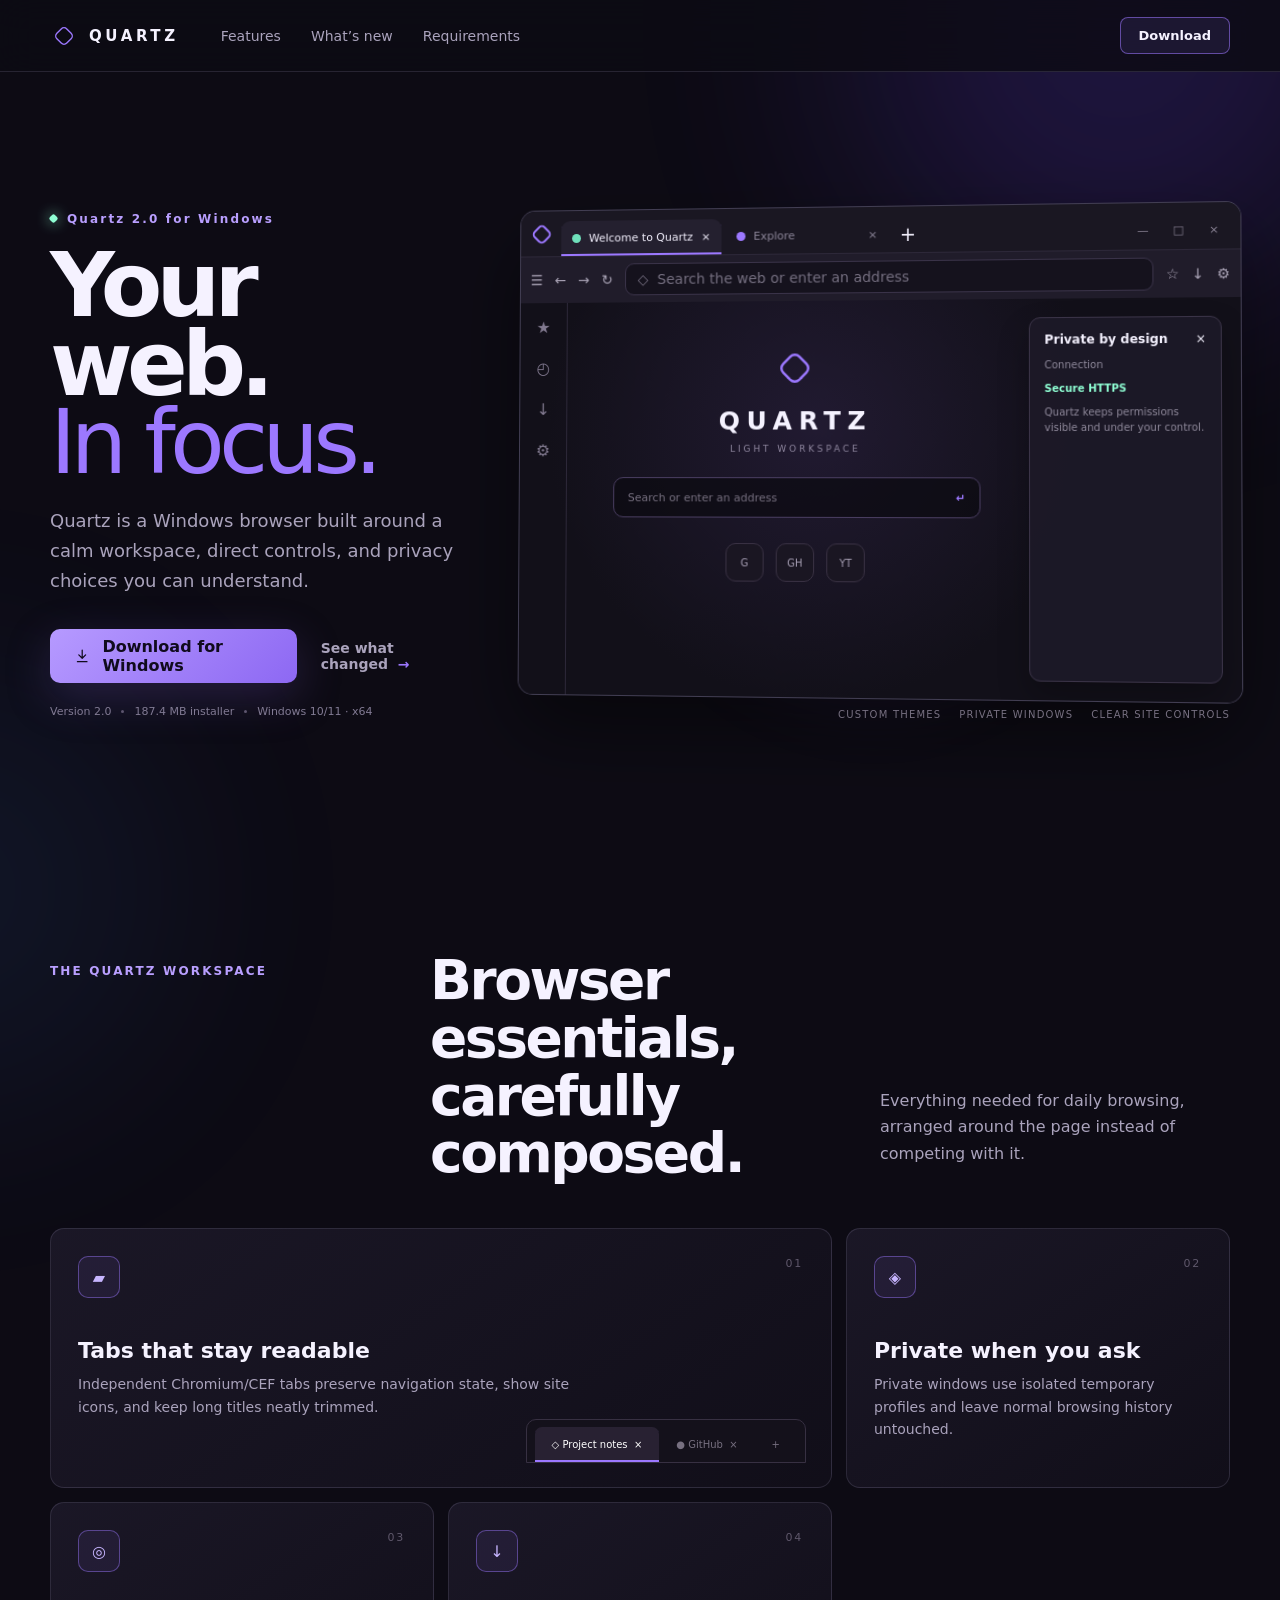
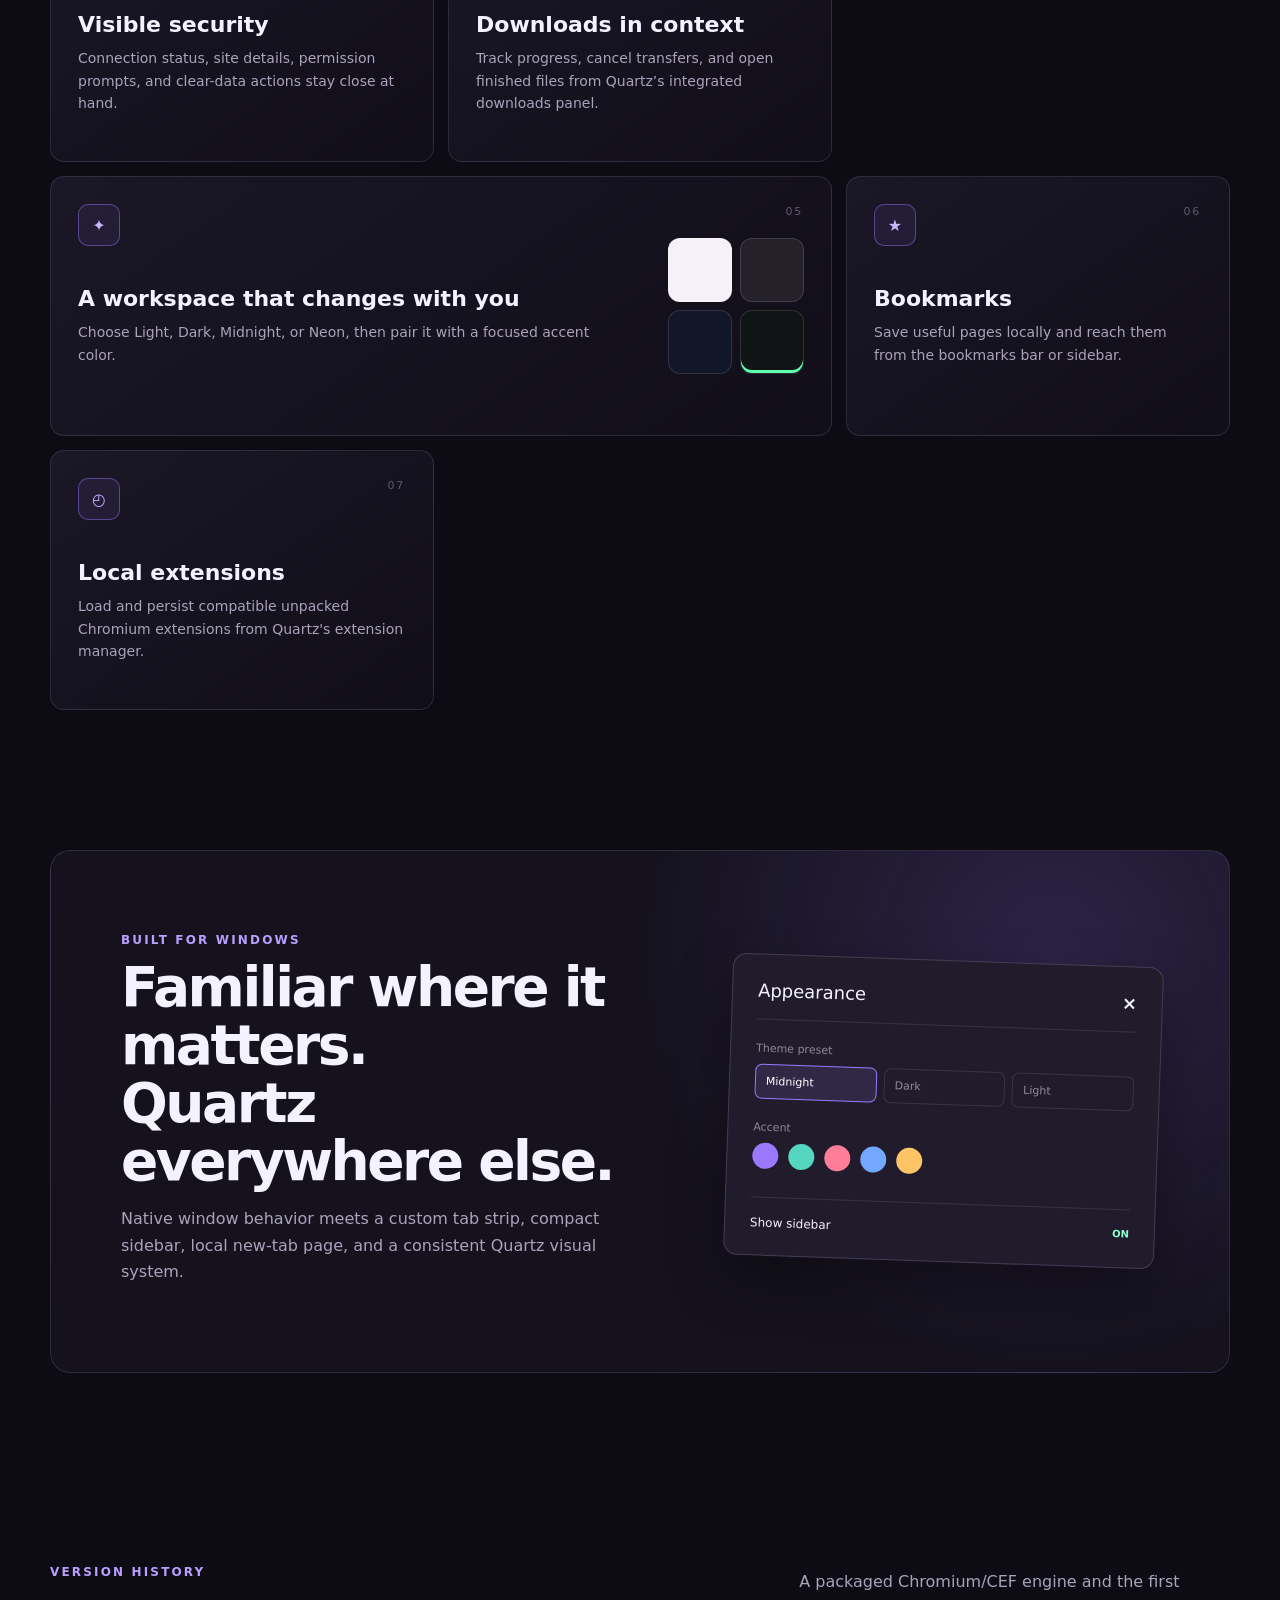
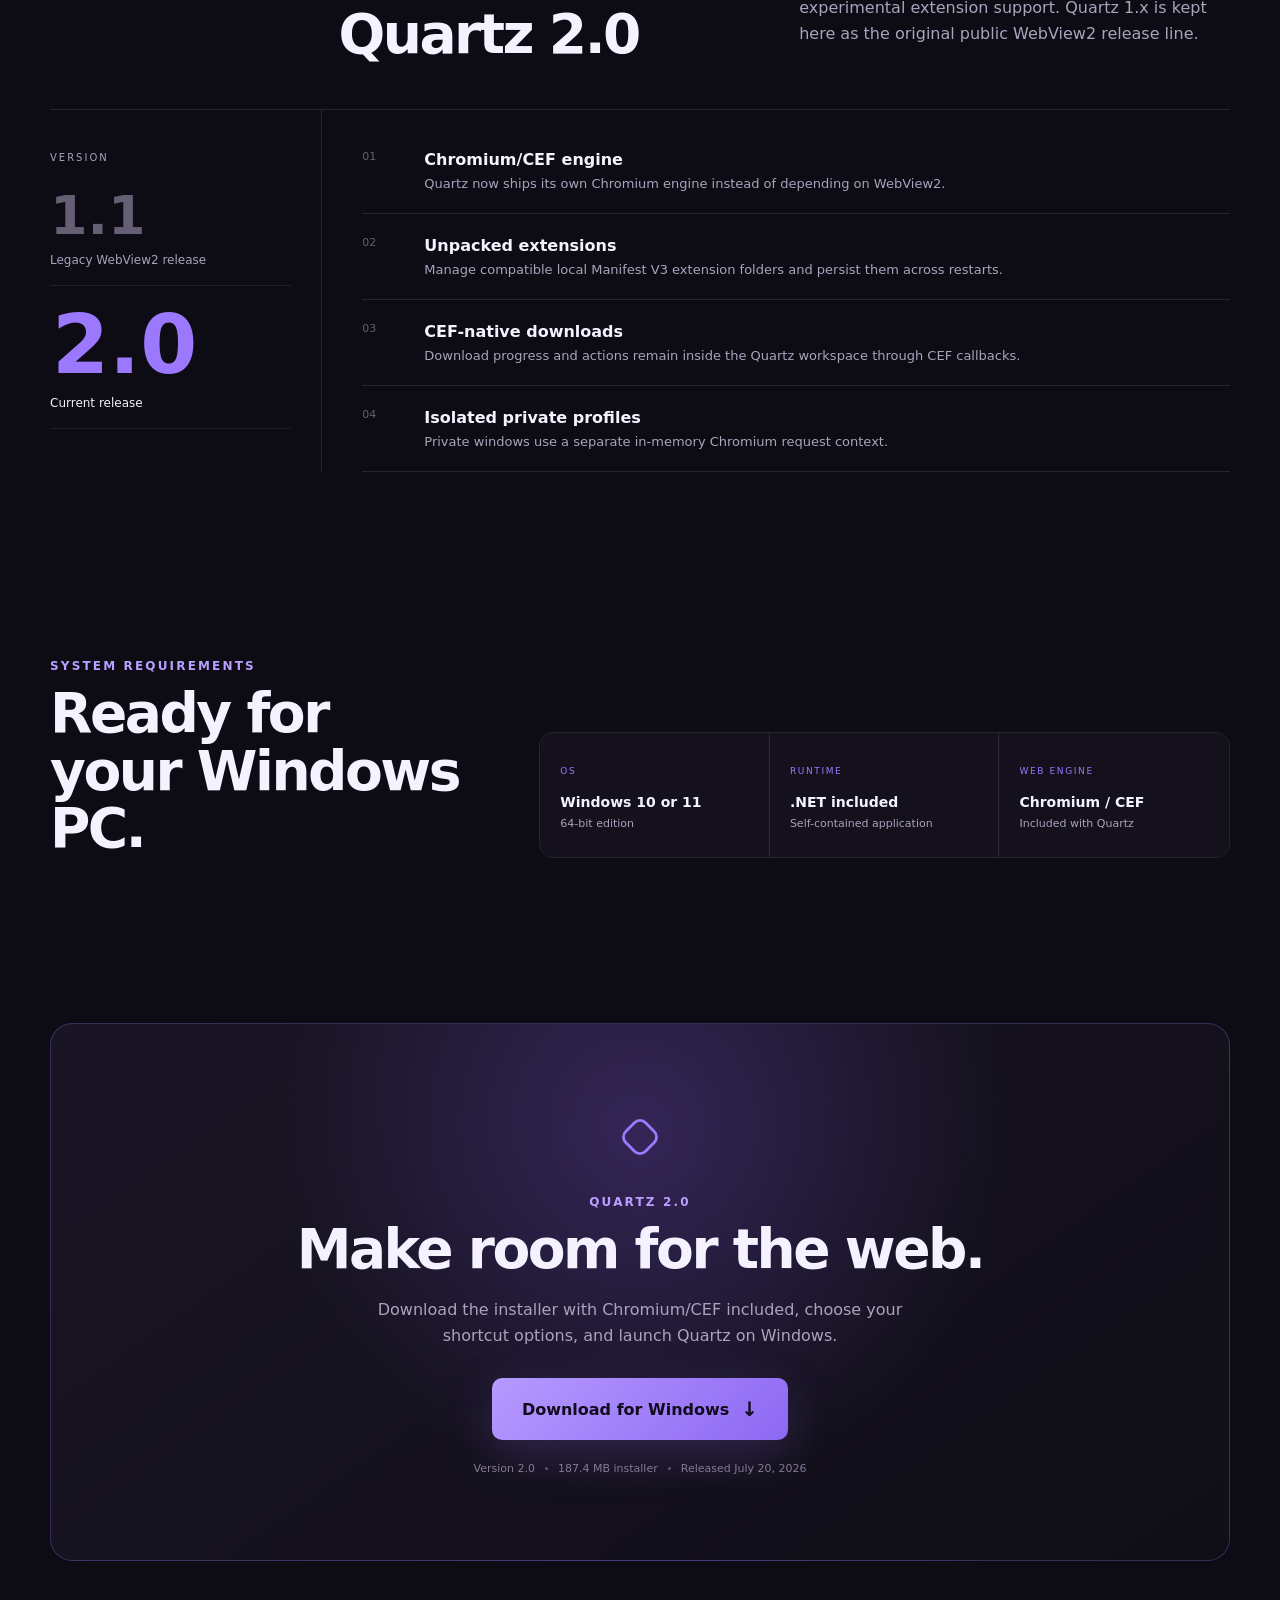
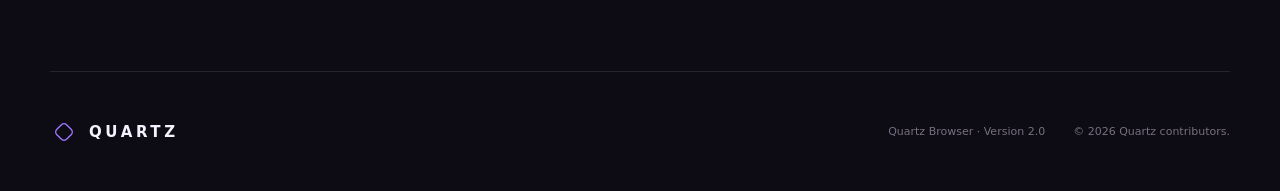
<file: index.html>
<!doctype html>
<html lang="en">
<head>
  <meta charset="utf-8">
  <meta name="viewport" content="width=device-width, initial-scale=1">
  <meta name="theme-color" content="#0d0b14">
  <meta name="description" content="Download Quartz, a focused Windows browser with tabs, privacy tools, themes, and a clean custom workspace.">
  <title>Quartz Browser — A clearer Windows workspace</title>
  <link rel="stylesheet" href="styles.css">
</head>
<body>
  <div class="ambient ambient-one" aria-hidden="true"></div>
  <div class="ambient ambient-two" aria-hidden="true"></div>

  <header class="site-header">
    <a class="brand" href="#top" aria-label="Quartz home">
      <svg class="brand-mark" viewBox="0 0 64 64" aria-hidden="true">
        <rect x="16" y="16" width="32" height="32" rx="9" transform="rotate(45 32 32)"></rect>
      </svg>
      <span>QUARTZ</span>
    </a>
    <nav aria-label="Main navigation">
      <a href="#features">Features</a>
      <a href="#updates">What’s new</a>
      <a href="#requirements">Requirements</a>
    </nav>
    <a class="header-download" href="https://github.com/never-wet/quartz/tags">Download</a>
  </header>

  <main id="top">
    <section class="hero section-shell">
      <div class="hero-copy">
        <div class="eyebrow"><span></span> Quartz 2.0 for Windows</div>
        <h1>Your web.<br><em>In focus.</em></h1>
        <p class="hero-lede">Quartz is a Windows browser built around a calm workspace, direct controls, and privacy choices you can understand.</p>
        <div class="hero-actions">
          <a class="primary-button" href="https://github.com/never-wet/quartz/tags">
            <svg viewBox="0 0 24 24" aria-hidden="true"><path d="M12 3v12m0 0 5-5m-5 5-5-5M5 20h14"></path></svg>
            Download for Windows
          </a>
          <a class="text-link" href="#updates">See what changed <span>→</span></a>
        </div>
        <div class="release-meta">
          <span>Version 2.0</span><i></i><span class="installer-size">187.4 MB installer</span><i></i><span>Windows 10/11 · x64</span>
        </div>
      </div>

      <div class="browser-stage" aria-label="Preview of the Quartz browser interface">
        <div class="stage-glow"></div>
        <div class="browser-window">
          <div class="browser-tabs">
            <div class="mini-logo"></div>
            <div class="tab active"><span class="site-dot"></span><b>Welcome to Quartz</b><span>×</span></div>
            <div class="tab"><span class="site-dot violet"></span><b>Explore</b><span>×</span></div>
            <button aria-label="New tab">+</button>
            <div class="window-space"></div>
            <span class="window-button">—</span><span class="window-button">□</span><span class="window-button">×</span>
          </div>
          <div class="browser-toolbar">
            <span>☰</span><span>←</span><span>→</span><span>↻</span>
            <div class="address"><span>◇</span><span>Search the web or enter an address</span></div>
            <span>☆</span><span>↓</span><span>⚙</span>
          </div>
          <div class="browser-content">
            <aside><span>★</span><span>◴</span><span>↓</span><span>⚙</span></aside>
            <div class="new-tab">
              <svg viewBox="0 0 64 64" aria-hidden="true"><rect x="16" y="16" width="32" height="32" rx="9" transform="rotate(45 32 32)"></rect></svg>
              <div class="quartz-word">QUARTZ</div>
              <p>LIGHT WORKSPACE</p>
              <div class="page-search"><span>Search or enter an address</span><b>↵</b></div>
              <div class="quick-links"><span>G</span><span>GH</span><span>YT</span></div>
            </div>
            <div class="side-card">
              <div class="side-card-header"><b>Private by design</b><span>×</span></div>
              <p>Connection</p><strong>Secure HTTPS</strong>
              <p>Quartz keeps permissions visible and under your control.</p>
            </div>
          </div>
        </div>
        <div class="stage-caption"><span>Custom themes</span><span>Private windows</span><span>Clear site controls</span></div>
      </div>
    </section>

    <section id="features" class="features section-shell">
      <div class="section-heading">
        <p class="kicker">THE QUARTZ WORKSPACE</p>
        <h2>Browser essentials,<br>carefully composed.</h2>
        <p>Everything needed for daily browsing, arranged around the page instead of competing with it.</p>
      </div>
      <div class="feature-grid">
        <article class="feature-card feature-wide">
          <div class="feature-icon">▰</div><span class="feature-number">01</span>
          <h3>Tabs that stay readable</h3><p>Independent Chromium/CEF tabs preserve navigation state, show site icons, and keep long titles neatly trimmed.</p>
          <div class="tab-demo"><span class="selected">◇ Project notes&nbsp;&nbsp;×</span><span>● GitHub&nbsp;&nbsp;×</span><span>+</span></div>
        </article>
        <article class="feature-card"><div class="feature-icon">◈</div><span class="feature-number">02</span><h3>Private when you ask</h3><p>Private windows use isolated temporary profiles and leave normal browsing history untouched.</p></article>
        <article class="feature-card"><div class="feature-icon">◎</div><span class="feature-number">03</span><h3>Visible security</h3><p>Connection status, site details, permission prompts, and clear-data actions stay close at hand.</p></article>
        <article class="feature-card"><div class="feature-icon">↓</div><span class="feature-number">04</span><h3>Downloads in context</h3><p>Track progress, cancel transfers, and open finished files from Quartz’s integrated downloads panel.</p></article>
        <article class="feature-card feature-wide palette-card"><div><div class="feature-icon">✦</div><span class="feature-number">05</span><h3>A workspace that changes with you</h3><p>Choose Light, Dark, Midnight, or Neon, then pair it with a focused accent color.</p></div><div class="palette"><span class="light"></span><span class="dark"></span><span class="midnight"></span><span class="neon"></span></div></article>
        <article class="feature-card"><div class="feature-icon">★</div><span class="feature-number">06</span><h3>Bookmarks</h3><p>Save useful pages locally and reach them from the bookmarks bar or sidebar.</p></article>
        <article class="feature-card"><div class="feature-icon">◴</div><span class="feature-number">07</span><h3>Local extensions</h3><p>Load and persist compatible unpacked Chromium extensions from Quartz's extension manager.</p></article>
      </div>
    </section>

    <section class="showcase section-shell">
      <div class="showcase-panel">
        <div class="showcase-copy"><p class="kicker">BUILT FOR WINDOWS</p><h2>Familiar where it matters.<br>Quartz everywhere else.</h2><p>Native window behavior meets a custom tab strip, compact sidebar, local new-tab page, and a consistent Quartz visual system.</p></div>
        <div class="settings-preview">
          <div class="settings-title"><span>Appearance</span><b>×</b></div>
          <p>Theme preset</p><div class="theme-row"><span class="chosen">Midnight</span><span>Dark</span><span>Light</span></div>
          <p>Accent</p><div class="accent-row"><i></i><i></i><i></i><i></i><i></i></div>
          <div class="setting-line"><span>Show sidebar</span><b>ON</b></div>
        </div>
      </div>
    </section>

    <section id="updates" class="updates section-shell">
      <div class="section-heading compact"><p class="kicker">VERSION HISTORY</p><h2>Quartz 2.0</h2><p>A packaged Chromium/CEF engine and the first experimental extension support. Quartz 1.x is kept here as the original public WebView2 release line.</p></div>
      <div class="update-layout">
        <div class="version-block">
          <span>VERSION</span>
          <div class="version-picker" aria-label="Choose a Quartz version">
            <button class="version-option" type="button" data-version="1">
              <strong>1.1</strong>
              <p>Legacy WebView2 release</p>
            </button>
            <button class="version-option active" type="button" data-version="2" data-current-version="true">
              <strong>2.0</strong>
              <p>Current release</p>
            </button>
          </div>
        </div>
        <ul class="change-list active" data-version-panel="2">
          <li><span>01</span><div><b>Chromium/CEF engine</b><p>Quartz now ships its own Chromium engine instead of depending on WebView2.</p></div></li>
          <li><span>02</span><div><b>Unpacked extensions</b><p>Manage compatible local Manifest V3 extension folders and persist them across restarts.</p></div></li>
          <li><span>03</span><div><b>CEF-native downloads</b><p>Download progress and actions remain inside the Quartz workspace through CEF callbacks.</p></div></li>
          <li><span>04</span><div><b>Isolated private profiles</b><p>Private windows use a separate in-memory Chromium request context.</p></div></li>
        </ul>
        <ul class="change-list" data-version-panel="1">
          <li><span>01</span><div><b>First public installer</b><p>Quartz Version 1.1.0 introduced the first downloadable Windows installer for the browser.</p></div></li>
          <li><span>02</span><div><b>WebView2 browser shell</b><p>The original release used Microsoft WebView2 with Chromium-based browsing, tabs, address/search, bookmarks, history, downloads, settings, and private mode.</p></div></li>
          <li><span>03</span><div><b>Original Quartz basics</b><p>Version 1 included the first custom Quartz UI direction, theme support, site information, and permission prompts.</p></div></li>
          <li><span>04</span><div><b>Archived release</b><p>Version 1 is kept for history while Version 2 is the recommended download. <a href="https://github.com/never-wet/quartz/releases/tag/v1.1.0">View the 1.1.0 release</a>.</p></div></li>
        </ul>
      </div>
    </section>

    <section id="requirements" class="requirements section-shell">
      <div><p class="kicker">SYSTEM REQUIREMENTS</p><h2>Ready for your Windows PC.</h2></div>
      <div class="requirement-grid">
        <article><span>OS</span><strong>Windows 10 or 11</strong><p>64-bit edition</p></article>
        <article><span>RUNTIME</span><strong>.NET included</strong><p>Self-contained application</p></article>
        <article><span>WEB ENGINE</span><strong>Chromium / CEF</strong><p>Included with Quartz</p></article>
      </div>
    </section>

    <section id="download" class="download-section section-shell">
      <div class="download-card">
        <svg class="download-mark" viewBox="0 0 64 64" aria-hidden="true"><rect x="16" y="16" width="32" height="32" rx="9" transform="rotate(45 32 32)"></rect></svg>
        <p class="kicker">QUARTZ 2.0</p><h2>Make room for the web.</h2><p>Download the installer with Chromium/CEF included, choose your shortcut options, and launch Quartz on Windows.</p>
        <a class="primary-button large" href="https://github.com/never-wet/quartz/tags">Download for Windows <span>↓</span></a>
        <div class="release-meta centered"><span>Version 2.0</span><i></i><span class="installer-size">187.4 MB installer</span><i></i><span>Released July 20, 2026</span></div>
      </div>
    </section>
  </main>

  <footer class="site-footer section-shell">
    <a class="brand" href="#top"><svg class="brand-mark" viewBox="0 0 64 64" aria-hidden="true"><rect x="16" y="16" width="32" height="32" rx="9" transform="rotate(45 32 32)"></rect></svg><span>QUARTZ</span></a>
    <p>Quartz Browser · Version 2.0</p>
    <p>© 2026 Quartz contributors.</p>
  </footer>
  <script src="app.js"></script>
</body>
</html>
</file>
<file: styles.css>
:root {
  --bg: #0d0b14;
  --surface: #15121f;
  --surface-2: #1d1929;
  --line: rgba(213, 204, 255, .13);
  --text: #f5f2ff;
  --muted: #aaa3bc;
  --violet: #9c78ff;
  --violet-2: #7552d8;
  --mint: #8fffd4;
  --max: 1180px;
}

* { box-sizing: border-box; }
html { scroll-behavior: smooth; }
body { margin: 0; color: var(--text); background: var(--bg); font-family: "Segoe UI Variable", "Segoe UI", Inter, system-ui, sans-serif; overflow-x: hidden; }
a { color: inherit; text-decoration: none; }
button { font: inherit; }
.section-shell { width: min(var(--max), calc(100% - 48px)); margin-inline: auto; }
.ambient { position: fixed; z-index: -1; border-radius: 50%; filter: blur(120px); opacity: .18; pointer-events: none; }
.ambient-one { width: 540px; height: 540px; top: -240px; right: -110px; background: #6f43ff; }
.ambient-two { width: 420px; height: 420px; top: 680px; left: -260px; background: #3d8cff; opacity: .09; }

.site-header { position: sticky; top: 0; z-index: 20; height: 72px; padding: 0 max(24px, calc((100vw - var(--max)) / 2)); display: flex; align-items: center; gap: 42px; background: rgba(13,11,20,.82); border-bottom: 1px solid var(--line); backdrop-filter: blur(18px); }
.brand { display: inline-flex; align-items: center; gap: 11px; letter-spacing: .24em; font-weight: 700; font-size: 15px; }
.brand-mark { width: 28px; height: 28px; overflow: visible; }
.brand-mark rect, .download-mark rect { fill: none; stroke: var(--violet); stroke-width: 3.2; }
.site-header nav { display: flex; gap: 30px; margin-right: auto; color: var(--muted); font-size: 14px; }
.site-header nav a, .text-link { transition: color .2s ease; }
.site-header nav a:hover, .text-link:hover { color: var(--text); }
.header-download { padding: 10px 18px; border: 1px solid rgba(156,120,255,.55); border-radius: 8px; font-size: 13px; font-weight: 650; background: rgba(156,120,255,.1); }

.hero { min-height: 760px; padding: 104px 0 78px; display: grid; grid-template-columns: .84fr 1.46fr; align-items: center; gap: 60px; }
.eyebrow, .kicker { color: #b99fff; letter-spacing: .18em; font-size: 12px; font-weight: 700; }
.eyebrow { display: flex; align-items: center; gap: 10px; }
.eyebrow span { width: 7px; height: 7px; border-radius: 2px; background: var(--mint); box-shadow: 0 0 14px var(--mint); transform: rotate(45deg); }
h1 { margin: 20px 0 24px; font-size: clamp(58px, 7vw, 98px); line-height: .88; letter-spacing: -.065em; }
h1 em { color: var(--violet); font-style: normal; font-weight: 400; }
.hero-lede { max-width: 510px; color: var(--muted); font-size: 18px; line-height: 1.65; }
.hero-actions { display: flex; align-items: center; gap: 24px; margin-top: 34px; }
.primary-button { display: inline-flex; align-items: center; justify-content: center; gap: 12px; min-height: 54px; padding: 0 24px; border-radius: 10px; color: #100b1d; background: linear-gradient(135deg, #b69aff, #8d68f3); box-shadow: 0 14px 45px rgba(121,87,195,.25); font-weight: 750; transition: transform .2s ease, box-shadow .2s ease; }
.primary-button:hover { transform: translateY(-2px); box-shadow: 0 18px 52px rgba(121,87,195,.4); }
.primary-button svg { width: 20px; fill: none; stroke: currentColor; stroke-width: 1.8; stroke-linecap: round; stroke-linejoin: round; }
.text-link { color: var(--muted); font-size: 14px; font-weight: 600; }
.text-link span { margin-left: 5px; color: var(--violet); }
.release-meta { display: flex; flex-wrap: wrap; align-items: center; gap: 10px; margin-top: 22px; color: #827b94; font-size: 11px; }
.release-meta i { width: 3px; height: 3px; border-radius: 50%; background: #5e566f; }

.browser-stage { position: relative; min-width: 0; perspective: 1300px; }
.stage-glow { position: absolute; inset: 8% 10% -2%; background: radial-gradient(circle, rgba(132,91,244,.35), transparent 66%); filter: blur(26px); }
.browser-window { position: relative; overflow: hidden; aspect-ratio: 1.47; min-height: 420px; border: 1px solid rgba(210,199,255,.25); border-radius: 15px; background: #111019; box-shadow: 0 35px 80px rgba(0,0,0,.48); transform: rotateY(-4deg) rotateX(1deg); transform-origin: center left; }
.browser-tabs { height: 46px; display: flex; align-items: end; padding: 0 10px; gap: 4px; background: #1a1722; border-bottom: 1px solid #2d2839; font-size: 11px; }
.mini-logo { width: 16px; height: 16px; margin: 0 8px 14px 3px; border: 2px solid var(--violet); border-radius: 5px; transform: rotate(45deg); }
.tab { width: 162px; height: 35px; padding: 0 11px; display: flex; align-items: center; gap: 8px; border-radius: 9px 9px 0 0; color: #8d879a; }
.tab b { overflow: hidden; flex: 1; white-space: nowrap; text-overflow: ellipsis; font-weight: 500; }
.tab.active { color: var(--text); background: #24202f; box-shadow: inset 0 -2px var(--violet); }
.site-dot { width: 9px; height: 9px; border-radius: 50%; background: #6fe0bb; }.site-dot.violet { background: var(--violet); }
.browser-tabs button { width: 30px; height: 30px; margin-bottom: 3px; color: var(--text); border: 0; background: transparent; font-size: 19px; }
.window-space { flex: 1; }.window-button { width: 30px; margin-bottom: 12px; text-align: center; color: #898294; }
.browser-toolbar { height: 46px; padding: 6px 10px; display: flex; align-items: center; gap: 12px; background: #201c2a; color: #aaa4b6; font-size: 14px; }
.address { min-width: 0; height: 32px; padding: 0 12px; display: flex; align-items: center; flex: 1; gap: 9px; border: 1px solid #3a3349; border-radius: 9px; background: #15121d; color: #756f80; }
.address span:last-child { overflow: hidden; white-space: nowrap; text-overflow: ellipsis; }
.browser-content { position: absolute; inset: 92px 0 0; display: flex; background: radial-gradient(circle at 42% 32%, #211a31 0, #121019 55%); }
.browser-content aside { width: 48px; padding-top: 15px; display: flex; flex-direction: column; align-items: center; gap: 22px; border-right: 1px solid #2d2839; color: #81798f; }
.new-tab { flex: 1; display: flex; flex-direction: column; align-items: center; padding: 44px 22px 20px; }
.new-tab svg { width: 45px; }.new-tab svg rect { fill: none; stroke: var(--violet); stroke-width: 3.5; }
.quartz-word { margin-top: 15px; font-size: 25px; font-weight: 750; letter-spacing: .26em; }
.new-tab > p { margin: 8px 0 23px; color: #8f879f; font-size: 9px; letter-spacing: .32em; }
.page-search { width: min(390px, 88%); height: 40px; padding: 0 14px; display: flex; align-items: center; justify-content: space-between; border: 1px solid #493d60; border-radius: 10px; color: #777080; background: rgba(12,10,17,.72); font-size: 11px; }
.page-search b { color: var(--violet); }
.quick-links { display: flex; gap: 12px; margin-top: 25px; }.quick-links span { width: 38px; height: 38px; display: grid; place-items: center; border: 1px solid #393143; border-radius: 10px; color: #a9a1b6; background: #1a1622; font-size: 10px; }
.side-card { width: 185px; margin: 18px 18px 18px 0; padding: 14px; border: 1px solid #3b3448; border-radius: 11px; background: rgba(29,25,40,.92); box-shadow: 0 15px 30px rgba(0,0,0,.25); font-size: 10px; color: #8f899b; }
.side-card-header { display: flex; justify-content: space-between; color: var(--text); font-size: 12px; }.side-card strong { color: #8fffd4; }.side-card p { line-height: 1.5; }
.stage-caption { position: relative; display: flex; justify-content: flex-end; gap: 18px; margin-top: 16px; color: #777081; font-size: 10px; letter-spacing: .12em; text-transform: uppercase; }

.features { padding: 120px 0 70px; }
.section-heading { display: grid; grid-template-columns: 1fr 1.2fr 1fr; align-items: end; gap: 30px; margin-bottom: 45px; }
.section-heading .kicker { align-self: start; }.section-heading h2, .showcase h2, .requirements h2, .download-card h2 { margin: 0; font-size: clamp(36px, 4.3vw, 58px); line-height: 1.05; letter-spacing: -.045em; }.section-heading > p:last-child, .showcase-copy > p:last-child { color: var(--muted); line-height: 1.65; }
.feature-grid { display: grid; grid-template-columns: repeat(3, 1fr); gap: 14px; }
.feature-card { position: relative; min-height: 260px; padding: 27px; overflow: hidden; border: 1px solid var(--line); border-radius: 14px; background: linear-gradient(145deg, rgba(29,25,41,.88), rgba(18,15,26,.88)); }
.feature-wide { grid-column: span 2; }.feature-icon { width: 42px; height: 42px; display: grid; place-items: center; border: 1px solid rgba(156,120,255,.45); border-radius: 10px; color: #c7b5ff; background: rgba(156,120,255,.08); }.feature-number { position: absolute; top: 28px; right: 28px; color: #5f586b; font-size: 11px; letter-spacing: .16em; }
.feature-card h3 { margin: 40px 0 10px; font-size: 22px; }.feature-card p { max-width: 520px; margin: 0; color: var(--muted); line-height: 1.6; font-size: 14px; }
.tab-demo { position: absolute; right: 25px; bottom: 24px; display: flex; padding: 7px 8px 0; border: 1px solid #373042; border-radius: 10px 10px 0 0; background: #14111b; font-size: 10px; color: #777080; }.tab-demo span { padding: 12px 17px; }.tab-demo .selected { border-radius: 7px 7px 0 0; color: white; background: #282132; box-shadow: inset 0 -2px var(--violet); }
.palette-card { display: flex; justify-content: space-between; gap: 20px; }.palette { display: grid; grid-template-columns: repeat(2, 64px); gap: 8px; align-content: center; }.palette span { height: 64px; border-radius: 12px; border: 1px solid rgba(255,255,255,.13); }.palette .light { background: #f4f2f8; }.palette .dark { background: #24212b; }.palette .midnight { background: #121629; }.palette .neon { background: #101414; box-shadow: inset 0 -3px #5dffac; }

.showcase { padding: 70px 0; }.showcase-panel { min-height: 480px; padding: 70px; display: grid; grid-template-columns: 1.1fr .9fr; align-items: center; gap: 80px; overflow: hidden; border: 1px solid var(--line); border-radius: 20px; background: radial-gradient(circle at 85% 20%, rgba(121,87,195,.24), transparent 38%), #15121e; }.settings-preview { padding: 25px; border: 1px solid #453c54; border-radius: 14px; background: #211c2b; box-shadow: 0 24px 55px rgba(0,0,0,.35); transform: rotate(2deg); }.settings-title, .setting-line { display: flex; justify-content: space-between; }.settings-title { padding-bottom: 18px; border-bottom: 1px solid #393143; font-size: 18px; }.settings-preview > p { margin: 22px 0 9px; color: #8e879a; font-size: 11px; }.theme-row { display: grid; grid-template-columns: repeat(3,1fr); gap: 7px; }.theme-row span { padding: 10px; border: 1px solid #3a3347; border-radius: 7px; color: #928b9d; font-size: 11px; }.theme-row .chosen { border-color: var(--violet); color: white; background: rgba(156,120,255,.12); }.accent-row { display: flex; gap: 10px; }.accent-row i { width: 26px; height: 26px; border-radius: 50%; background: #9c78ff; }.accent-row i:nth-child(2) { background:#55d6be }.accent-row i:nth-child(3) { background:#ff7d98 }.accent-row i:nth-child(4) { background:#74a8ff }.accent-row i:nth-child(5) { background:#ffc465 }.setting-line { margin-top: 28px; padding-top: 18px; border-top: 1px solid #393143; font-size: 12px; }.setting-line b { color: var(--mint); font-size: 10px; }

.updates { padding: 110px 0; }.section-heading.compact { grid-template-columns: .6fr 1fr 1fr; }.update-layout { display: grid; grid-template-columns: .6fr 2fr; border-top: 1px solid var(--line); }.version-block { max-height: 520px; padding: 36px 30px 0 0; overflow-y: auto; border-right: 1px solid var(--line); scrollbar-width: thin; scrollbar-color: rgba(156,120,255,.55) transparent; }.version-block > span { color: var(--muted); font-size: 10px; letter-spacing: .2em; }.version-picker { display: grid; gap: 18px; margin-top: 24px; padding-bottom: 24px; }.version-option { width: 100%; padding: 0 0 18px; text-align: left; color: var(--muted); border: 0; border-bottom: 1px solid rgba(213,204,255,.1); background: transparent; cursor: pointer; }.version-option strong { display: block; color: #665e73; font-size: 54px; line-height: 1; transition: color .2s ease, transform .2s ease; }.version-option p { margin: 10px 0 0; color: var(--muted); font-size: 12px; }.version-option.active strong { color: var(--violet); font-size: 82px; transform: translateX(2px); }.version-option.active p { color: var(--text); }.version-option:hover strong { color: #b99fff; }.change-list { display: none; margin: 0; padding: 18px 0 0 40px; list-style: none; }.change-list.active { display: block; }.change-list li { display: grid; grid-template-columns: 44px 1fr; gap: 18px; padding: 22px 0; border-bottom: 1px solid var(--line); }.change-list li > span { color: #665e73; font-size: 11px; }.change-list b { font-size: 16px; }.change-list p { margin: 7px 0 0; color: var(--muted); font-size: 13px; }
.change-list a { color: #c7b5ff; font-weight: 700; text-decoration: underline; text-decoration-color: rgba(156,120,255,.45); text-underline-offset: 3px; }

.requirements { padding: 65px 0 115px; display: grid; grid-template-columns: .85fr 1.4fr; gap: 70px; align-items: end; }.requirement-grid { display: grid; grid-template-columns: repeat(3,1fr); border: 1px solid var(--line); border-radius: 14px; overflow: hidden; }.requirement-grid article { padding: 26px 20px; border-right: 1px solid var(--line); background: rgba(24,20,34,.72); }.requirement-grid article:last-child { border: 0; }.requirement-grid span { color: var(--violet); font-size: 9px; letter-spacing: .18em; }.requirement-grid strong { display: block; margin-top: 16px; font-size: 14px; }.requirement-grid p { margin: 6px 0 0; color: var(--muted); font-size: 11px; line-height: 1.4; }

.download-section { padding: 50px 0 110px; }.download-card { padding: 85px 30px; text-align: center; overflow: hidden; border: 1px solid rgba(156,120,255,.28); border-radius: 22px; background: radial-gradient(circle at 50% 20%, rgba(129,87,231,.28), transparent 50%), linear-gradient(145deg,#1a1525,#100e17); }.download-mark { width: 56px; margin-bottom: 14px; }.download-card > p:not(.kicker) { max-width: 590px; margin: 18px auto 30px; color: var(--muted); line-height: 1.6; }.primary-button.large { min-height: 62px; padding: 0 30px; font-size: 16px; }.primary-button.large span { font-size: 20px; }.release-meta.centered { justify-content: center; }
.site-footer { min-height: 120px; padding: 30px 0; display: flex; align-items: center; gap: 28px; border-top: 1px solid var(--line); color: #777080; font-size: 11px; }.site-footer .brand { margin-right: auto; color: var(--text); }

@media (max-width: 1000px) {
  .hero { grid-template-columns: 1fr; padding-top: 80px; }.hero-copy { max-width: 680px; }.browser-window { transform: none; }.section-heading { grid-template-columns: 1fr 1.5fr; }.section-heading > p:last-child { grid-column: 2; }.feature-grid { grid-template-columns: repeat(2,1fr); }.showcase-panel { padding: 50px; gap: 40px; }.requirements { grid-template-columns: 1fr; }.section-heading.compact { grid-template-columns: .5fr 1fr; }.section-heading.compact > p:last-child { grid-column: 2; }
}
@media (max-width: 720px) {
  .section-shell { width: min(100% - 28px, var(--max)); }.site-header { height: 64px; padding-inline: 14px; gap: 12px; }.site-header nav { display: none; }.site-header .brand { margin-right: auto; }.header-download { padding: 9px 13px; }.hero { min-height: auto; padding: 68px 0 50px; gap: 48px; }.hero-actions { align-items: flex-start; flex-direction: column; gap: 16px; }.browser-window { min-height: 330px; aspect-ratio: 1.08; }.tab:nth-of-type(3), .side-card, .browser-toolbar > span:nth-last-child(-n+2) { display: none; }.new-tab { padding-top: 37px; }.stage-caption { justify-content: flex-start; flex-wrap: wrap; }.section-heading, .section-heading.compact { display: block; }.section-heading h2 { margin: 16px 0; }.section-heading > p:last-child { max-width: 520px; }.feature-grid { grid-template-columns: 1fr; }.feature-wide { grid-column: auto; }.feature-card { min-height: 235px; }.tab-demo { position: relative; right: auto; bottom: auto; margin: 24px -27px -27px 20px; overflow: hidden; }.palette-card { flex-direction: column; }.palette { grid-template-columns: repeat(4,50px); }.palette span { height: 50px; }.showcase-panel { padding: 40px 24px; grid-template-columns: 1fr; }.settings-preview { transform: none; }.update-layout { grid-template-columns: 1fr; }.version-block { padding-bottom: 25px; border-right: 0; }.change-list { padding-left: 0; }.requirement-grid { grid-template-columns: 1fr; }.requirement-grid article { border-right: 0; border-bottom: 1px solid var(--line); }.site-footer { align-items: flex-start; flex-direction: column; gap: 12px; }.site-footer .brand { margin-bottom: 8px; }
}
@media (prefers-reduced-motion: reduce) { html { scroll-behavior: auto; } * { transition: none !important; } }
</file>
